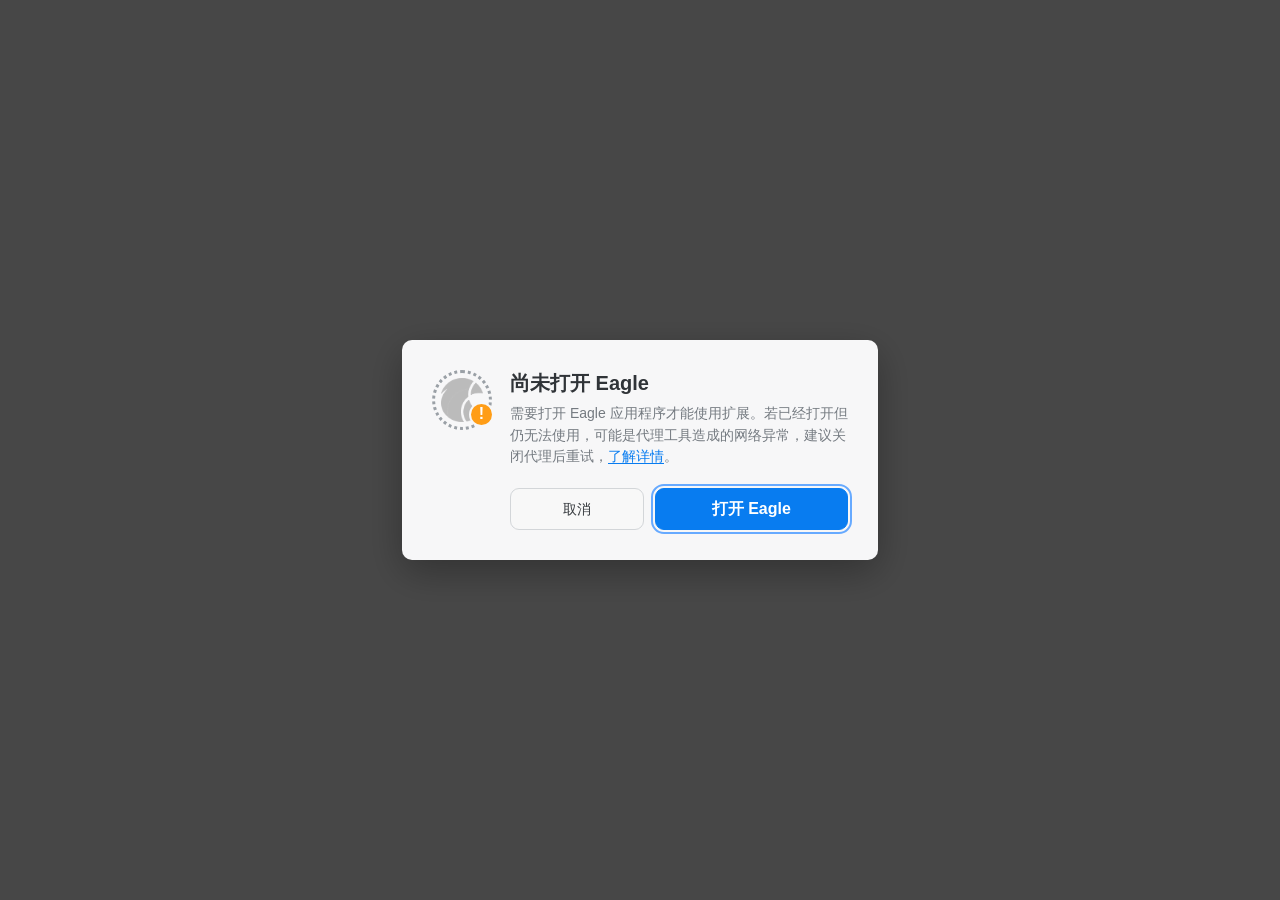
<file: eagle-dialog/index.html>
<!doctype html>
<html lang="zh-CN">
  <head>
    <meta charset="utf-8">
    <meta name="viewport" content="width=device-width, initial-scale=1">
    <title>尚未打开 Eagle</title>
    <link rel="stylesheet" href="dialog.css">
  </head>
  <body>
    <main class="backdrop" id="backdrop">
      <section class="dialog" role="alertdialog" aria-modal="true" aria-labelledby="dialog-title" aria-describedby="dialog-description">
        <div class="brand" aria-hidden="true">
          <img src="../icons/eagle_mark.png" alt="">
          <span class="warning">!</span>
        </div>
        <div class="body">
          <h1 id="dialog-title">尚未打开 Eagle</h1>
          <p id="dialog-description">需要打开 Eagle 应用程序才能使用扩展。若已经打开但仍无法使用，可能是代理工具造成的网络异常，建议关闭代理后重试，<a href="https://docs-cn.eagle.cool/article/9-why-does-the-browser-extension-not-working" target="_blank" rel="noopener">了解详情</a>。</p>
          <div class="actions">
            <button id="cancel" type="button">取消</button>
            <button id="open-eagle" type="button">打开 Eagle</button>
          </div>
        </div>
      </section>
    </main>
    <script src="dialog.js"></script>
  </body>
</html>
</file>
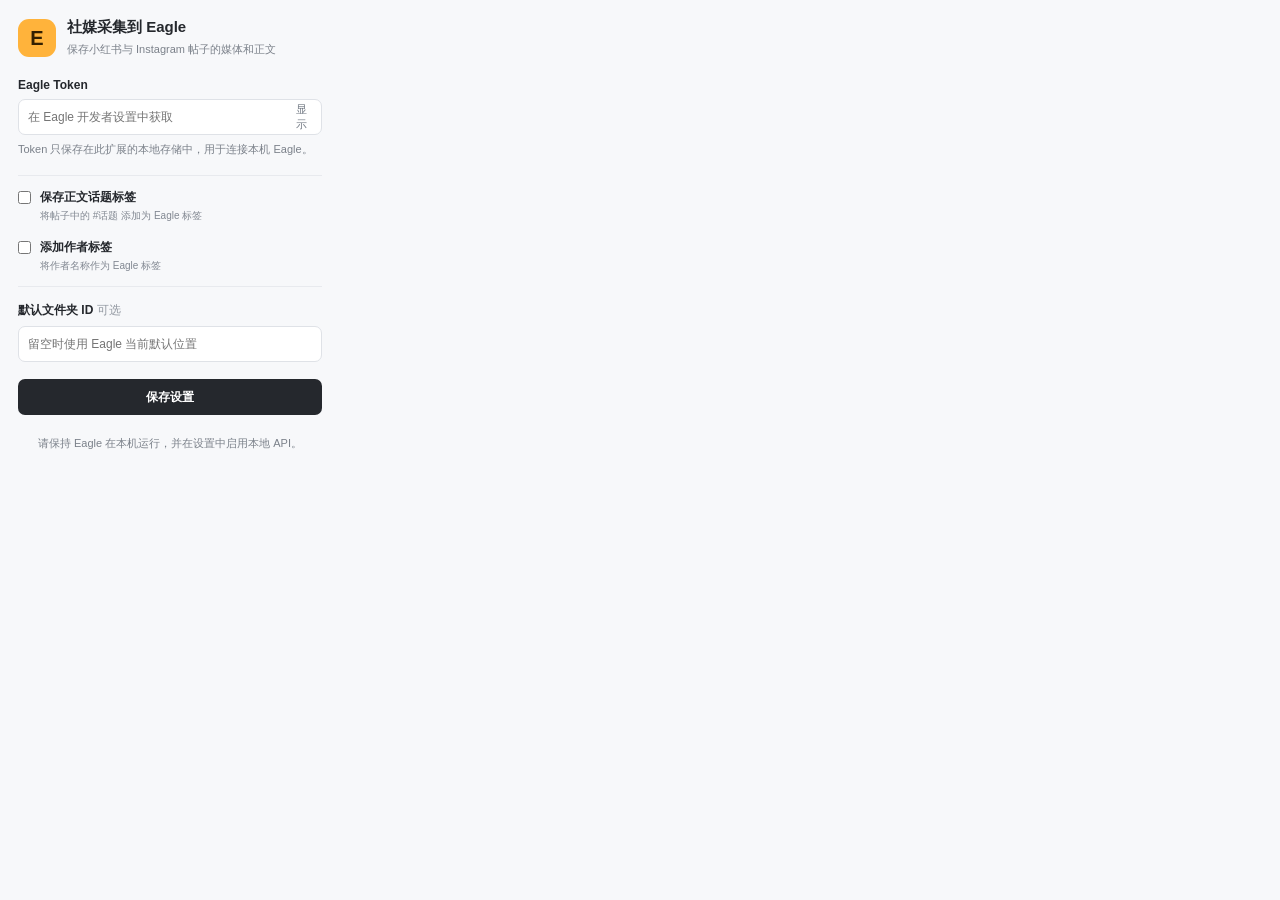
<file: popup.html>
<!doctype html>
<html lang="zh-CN">
<head>
  <meta charset="utf-8">
  <meta name="viewport" content="width=device-width, initial-scale=1">
  <title>社媒采集到 Eagle</title>
  <link rel="stylesheet" href="popup.css">
</head>
<body>
  <main class="panel">
    <header>
      <div class="brand-mark">E</div>
      <div><h1>社媒采集到 Eagle</h1><p>保存小红书与 Instagram 帖子的媒体和正文</p></div>
    </header>

    <label class="field-label" for="token">Eagle Token</label>
    <div class="token-field">
      <input id="token" type="password" autocomplete="off" placeholder="在 Eagle 开发者设置中获取">
      <button id="toggle-token" class="text-button" type="button">显示</button>
    </div>
    <p class="hint">Token 只保存在此扩展的本地存储中，用于连接本机 Eagle。</p>

    <section class="options" aria-label="采集选项">
      <label class="check-row"><input id="auto-tags" type="checkbox"><span><strong>保存正文话题标签</strong><small>将帖子中的 #话题 添加为 Eagle 标签</small></span></label>
      <label class="check-row"><input id="author-tag" type="checkbox"><span><strong>添加作者标签</strong><small>将作者名称作为 Eagle 标签</small></span></label>
    </section>

    <label class="field-label" for="folder-id">默认文件夹 ID <span>可选</span></label>
    <input id="folder-id" class="full-input" type="text" autocomplete="off" placeholder="留空时使用 Eagle 当前默认位置">
    <button id="save" class="save-button" type="button">保存设置</button>
    <div id="message" class="message" role="status" aria-live="polite"></div>
    <footer>请保持 Eagle 在本机运行，并在设置中启用本地 API。</footer>
  </main>
  <script src="popup.js"></script>
</body>
</html>
</file>
<file: eagle-dialog/dialog.css>
* { box-sizing:border-box; }
html, body { width:100%; height:100%; margin:0; overflow:hidden; }
body { color:#303438; font-family:-apple-system,BlinkMacSystemFont,"Segoe UI","Microsoft YaHei",sans-serif; }
.backdrop { position:fixed; inset:0; display:flex; align-items:center; justify-content:center; padding:16px; background:rgba(0,0,0,.72); }
.dialog { display:flex; align-items:flex-start; gap:18px; width:min(476px,calc(100vw - 32px)); padding:28px 30px 30px; border-radius:10px; background:#f7f7f8; box-shadow:0 12px 38px rgba(0,0,0,.3); }
.brand { position:relative; display:grid; flex:0 0 60px; width:60px; height:60px; place-items:center; margin-top:2px; border:3px dotted #9aa0a6; border-radius:50%; }
.brand img { display:block; width:44px; height:44px; object-fit:contain; filter:brightness(0); opacity:.24; }
.warning { position:absolute; right:-5px; bottom:0; display:grid; width:25px; height:25px; place-items:center; border:2px solid #f7f7f8; border-radius:50%; color:#fff; background:#ff9d16; font:700 16px/1 Arial,sans-serif; }
.body { min-width:0; flex:1; }
h1 { margin:2px 0 6px; color:#303438; font-size:20px; font-weight:700; line-height:1.35; }
p { margin:0; color:#747a80; font-size:14px; line-height:1.55; }
a { color:#087cf0; text-decoration:underline; text-underline-offset:2px; }
.actions { display:flex; gap:11px; margin-top:20px; }
button { height:42px; border:1px solid #d3d6d9; border-radius:9px; background:#f8f8f8; color:#363a3e; font:500 14px/1 -apple-system,BlinkMacSystemFont,"Segoe UI","Microsoft YaHei",sans-serif; cursor:pointer; }
button:focus-visible { outline:2px solid #67aaff; outline-offset:2px; }
#cancel { flex:1; }
#open-eagle { flex:1.5; border-color:#087cf0; color:#fff; background:#087cf0; font-size:16px; font-weight:650; }
#open-eagle:hover { background:#006de0; }
@media (max-width:480px) {
  .dialog { gap:13px; padding:22px 18px; }
  .brand { flex-basis:48px; width:48px; height:48px; }
  .brand img { width:36px; height:36px; }
  h1 { font-size:18px; }
  p { font-size:13px; }
}
</file>
<file: popup.css>
* { box-sizing: border-box; }
body {
  width: 340px; margin: 0; color: #25282d; background: #f7f8fa;
  font-family: -apple-system, BlinkMacSystemFont, "Segoe UI", "Microsoft YaHei", sans-serif;
}
.panel { padding: 18px; }
header { display: flex; align-items: center; gap: 11px; margin-bottom: 20px; }
.brand-mark { width: 38px; height: 38px; display: grid; place-items: center; border-radius: 11px; background: #ffb33b; color: #332000; font-weight: 800; font-size: 20px; }
h1 { margin: 0 0 4px; font-size: 15px; }
header p, .hint, footer { margin: 0; color: #7b818a; font-size: 11px; line-height: 1.55; }
.field-label { display: block; margin: 15px 0 7px; font-size: 12px; font-weight: 650; }
.field-label span { color: #9298a1; font-weight: 400; }
.token-field { display: flex; height: 36px; border: 1px solid #dfe2e7; border-radius: 7px; background: #fff; }
.token-field input, .full-input { width: 100%; min-width: 0; border: 1px solid #dfe2e7; border-radius: 7px; outline: none; background: #fff; color: #25282d; font-size: 12px; }
.token-field input { padding: 0 9px; border: 0; background: transparent; }
.full-input { height: 36px; padding: 0 9px; }
input:focus, .token-field:focus-within { border-color: #e69a2b; box-shadow: 0 0 0 2px rgba(230,154,43,.12); }
.text-button { border: 0; padding: 0 10px; background: none; color: #777e88; cursor: pointer; font-size: 11px; }
.hint { margin-top: 6px; }
.options { margin-top: 17px; padding: 5px 0; border-top: 1px solid #e8eaee; border-bottom: 1px solid #e8eaee; }
.check-row { display: flex; align-items: flex-start; gap: 9px; padding: 8px 0; cursor: pointer; }
.check-row input { accent-color: #e69a2b; margin: 2px 0 0; }
.check-row strong, .check-row small { display: block; }
.check-row strong { font-size: 12px; font-weight: 600; }
.check-row small { margin-top: 3px; color: #828892; font-size: 10px; }
.save-button { width: 100%; height: 36px; margin-top: 17px; border: 0; border-radius: 7px; background: #25282d; color: #fff; font-size: 12px; font-weight: 650; cursor: pointer; }
.save-button:hover { background: #3b4048; }
.message { min-height: 18px; padding-top: 6px; color: #31865a; font-size: 11px; text-align: center; }
.message.error { color: #c13d35; }
footer { margin-top: 2px; text-align: center; }
</file>
